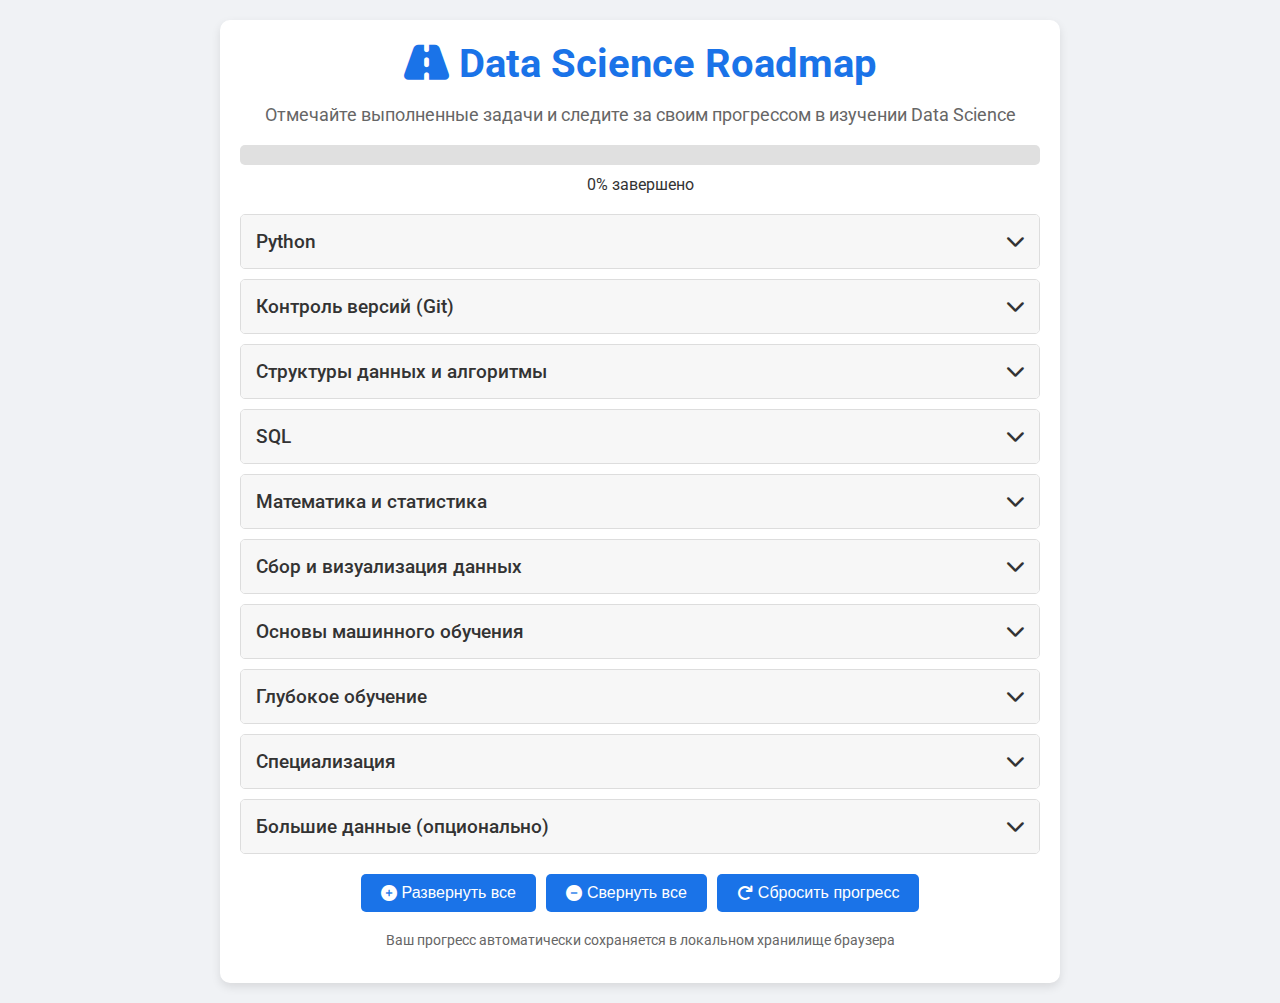
<file: templates/index.html>
<!DOCTYPE html>
<html lang="ru">

<head>
    <meta charset="UTF-8">
    <meta name="viewport" content="width=device-width, initial-scale=1.0">
    <title>Data Science Roadmap</title>
    <link href="https://fonts.googleapis.com/css2?family=Roboto:wght@300;400;500;700&display=swap" rel="stylesheet">
    <link rel="stylesheet" href="https://cdnjs.cloudflare.com/ajax/libs/font-awesome/6.0.0-beta3/css/all.min.css">
    <style>
        body {
            font-family: 'Roboto', sans-serif;
            background-color: #f0f2f5;
            margin: 0;
            padding: 20px;
            color: #333;
        }

        .container {
            max-width: 800px;
            margin: 0 auto;
            background: #fff;
            padding: 20px;
            border-radius: 10px;
            box-shadow: 0 4px 10px rgba(0, 0, 0, 0.1);
        }

        header {
            text-align: center;
            margin-bottom: 20px;
        }

        header h1 {
            font-size: 2.5em;
            margin: 0;
            color: #1a73e8;
        }

        header p {
            font-size: 1.1em;
            color: #666;
        }

        .progress-container {
            margin-top: 20px;
            text-align: center;
        }

        .progress-bar {
            width: 100%;
            background: #e0e0e0;
            border-radius: 5px;
            overflow: hidden;
            height: 20px;
            margin-bottom: 10px;
        }

        .progress {
            width: 0;
            height: 100%;
            background: #1a73e8;
            transition: width 0.3s ease;
        }

        .progress-text {
            font-size: 1em;
            color: #333;
        }

        .roadmap {
            margin-top: 20px;
        }

        .section {
            border: 1px solid #ddd;
            border-radius: 5px;
            margin-bottom: 10px;
            overflow: hidden;
        }

        .section-header {
            background: #f7f7f7;
            padding: 15px;
            cursor: pointer;
            display: flex;
            justify-content: space-between;
            align-items: center;
            font-weight: 500;
            font-size: 1.2em;
            color: #333;
        }

        .section-header:hover {
            background: #e8f0fe;
        }

        .section-content {
            display: none;
            padding: 15px;
            background: #fff;
        }

        .section-content.show {
            display: block;
        }

        .subtask {
            display: flex;
            align-items: center;
            margin-bottom: 10px;
            font-size: 1em;
        }

        .subtask input[type="checkbox"] {
            margin-right: 10px;
            width: 20px;
            height: 20px;
        }

        .subtask.completed {
            text-decoration: line-through;
            color: #888;
        }

        .controls {
            display: flex;
            justify-content: center;
            gap: 10px;
            margin: 20px 0;
        }

        button {
            background: #1a73e8;
            color: #fff;
            border: none;
            padding: 10px 20px;
            border-radius: 5px;
            cursor: pointer;
            font-size: 1em;
            display: flex;
            align-items: center;
            gap: 5px;
        }

        button:hover {
            background: #1557b0;
        }

        footer {
            text-align: center;
            margin-top: 20px;
            font-size: 0.9em;
            color: #666;
        }

        @media (max-width: 600px) {
            .container {
                padding: 10px;
            }

            header h1 {
                font-size: 1.8em;
            }

            button {
                padding: 8px 15px;
                font-size: 0.9em;
            }
        }
    </style>
</head>

<body>
    <div class="container">
        <header>
            <h1><i class="fas fa-road"></i> Data Science Roadmap</h1>
            <p>Отмечайте выполненные задачи и следите за своим прогрессом в изучении Data Science</p>
            <div class="progress-container">
                <div class="progress-bar">
                    <div class="progress" id="progress"></div>
                </div>
                <div class="progress-text" id="progress-text">0% завершено</div>
            </div>
        </header>

        <div class="roadmap" id="roadmap"></div>

        <div class="controls">
            <button id="expand-all"><i class="fas fa-plus-circle"></i> Развернуть все</button>
            <button id="collapse-all"><i class="fas fa-minus-circle"></i> Свернуть все</button>
            <button id="reset"><i class="fas fa-redo"></i> Сбросить прогресс</button>
        </div>

        <footer>
            <p>Ваш прогресс автоматически сохраняется в локальном хранилище браузера</p>
        </footer>
    </div>

    <script>
        const roadmapData = [
            {
                title: "Python",
                subtasks: [
                    {
                        title: "Основы Python",
                        items: ["Переменные и типы данных", "Циклы (for, while) и условные операторы (if, elif, else)", "Функции и область видимости"]
                    },
                    {
                        title: "Структуры данных",
                        items: ["Массивы, списки, кортежи и множества", "Стеки и очереди", "Словари", "Списковые включения", "Генераторные выражения"]
                    },
                    {
                        title: "Обработка исключений",
                        items: ["Обработка исключений с try/except", "Вызов исключений"]
                    },
                    {
                        title: "Функциональное программирование",
                        items: ["Лямбда-функции", "Map, reduce, filter"]
                    },
                    {
                        title: "Объектно-ориентированное программирование",
                        items: ["Классы и объекты", "Наследование и полиморфизм"]
                    },
                    {
                        title: "Модули и пакеты",
                        items: ["Создание модулей", "Управление пакетами с pip и pipenv", "Виртуальные окружения"]
                    },
                    {
                        title: "Стандартная библиотека Python",
                        items: ["Работа с путями, файлами и директориями", "Работа с CSV и JSON файлами", "Работа с датой и временем", "Генерация случайных значений"]
                    },
                    {
                        title: "Знакомство с библиотеками для Data Science",
                        items: ["NumPy", "Pandas", "Matplotlib"]
                    }
                ]
            },
            {
                title: "Контроль версий (Git)",
                subtasks: [
                    {
                        title: "Настройка и конфигурация",
                        items: ["init, clone, config"]
                    },
                    {
                        title: "Стадия",
                        items: ["status, add, rm, mv, commit, reset"]
                    },
                    {
                        title: "Осмотр и сравнение",
                        items: ["log, diff, show"]
                    },
                    {
                        title: "Ветвление",
                        items: ["branch, checkout, merge"]
                    },
                    {
                        title: "Удалённые репозитории",
                        items: ["remote, fetch, pull, push"]
                    },
                    {
                        title: "Временные коммиты",
                        items: ["stash"]
                    },
                    {
                        title: "GitHub",
                        items: ["fork, pull request, code review"]
                    }
                ]
            },
            {
                title: "Структуры данных и алгоритмы",
                subtasks: [
                    {
                        title: "Основные концепции",
                        items: ["Нотация Big O", "Массивы и связанные списки", "Стеки и очереди", "Хэш-таблицы"]
                    },
                    {
                        title: "Деревья и графы",
                        items: ["Бинарные деревья", "AVL-деревья", "Кучи", "Префиксные деревья", "Графы"]
                    },
                    {
                        title: "Алгоритмы сортировки",
                        items: ["Пузырьковая сортировка", "Сортировка выбором", "Сортировка вставками", "Сортировка слиянием", "Быстрая сортировка", "Сортировка подсчётом", "Блочная сортировка"]
                    },
                    {
                        title: "Алгоритмы поиска",
                        items: ["Линейный поиск", "Бинарный поиск", "Тернарный поиск", "Поиск с прыжками", "Экспоненциальный поиск"]
                    },
                    {
                        title: "Алгоритмы работы со строками",
                        items: ["Реверс строки", "Реверс слов", "Ротации", "Удаление дубликатов", "Наиболее повторяющийся символ", "Анаграммы", "Палиндром"]
                    },
                    {
                        title: "Рекурсия",
                        items: ["Основы рекурсии"]
                    }
                ]
            },
            {
                title: "SQL",
                subtasks: [
                    {
                        title: "Основные операции",
                        items: ["Запрос данных (SELECT)", "Изменение данных (INSERT, UPDATE, DELETE)", "Фильтрация данных (WHERE, IN, BETWEEN, LIKE, IS NULL, REGEXP)", "Логические операторы (AND, OR, NOT)", "Сортировка и ограничение данных (ORDER BY, LIMIT)"]
                    },
                    {
                        title: "Сложные запросы",
                        items: ["Соединения (INNER, OUTER, SELF, NATURAL, CROSS)", "Агрегатные функции (MAX, MIN, AVG, SUM, COUNT)", "Группировка данных (GROUP BY, HAVING, ROLLUP)", "Подзапросы"]
                    },
                    {
                        title: "Дополнительно",
                        items: ["Представления (Views)", "Хранимые процедуры и функции", "Триггеры и события"]
                    },
                    {
                        title: "Транзакции",
                        items: ["Уровни изоляции транзакций", "BEGIN, COMMIT, ROLLBACK"]
                    },
                    {
                        title: "Проектирование баз данных",
                        items: ["Нормализация", "Целостность базы данных (первичные ключи, внешние ключи, ограничения)"]
                    },
                    {
                        title: "Индексы",
                        items: ["Создание и использование индексов"]
                    },
                    {
                        title: "Безопасность и разрешения",
                        items: ["Управление пользователями и привилегиями"]
                    }
                ]
            },
            {
                title: "Математика и статистика",
                subtasks: [
                    {
                        title: "Линейная алгебра",
                        items: ["Векторы и матрицы", "Матричные операции", "Собственные значения и собственные векторы", "Сингулярное разложение (SVD)"]
                    },
                    {
                        title: "Математический анализ",
                        items: ["Производные и градиенты", "Частные производные", "Правило цепи", "Интегралы"]
                    },
                    {
                        title: "Теория вероятностей",
                        items: ["Распределения вероятностей", "Теорема Байеса", "Случайные величины", "Математическое ожидание и дисперсия"]
                    },
                    {
                        title: "Статистика",
                        items: ["Описательная статистика (среднее, медиана, мода, стандартное отклонение)", "Проверка гипотез", "Доверительные интервалы", "Регрессионный анализ"]
                    }
                ]
            },
            {
                title: "Сбор и визуализация данных",
                subtasks: [
                    {
                        title: "Очистка данных",
                        items: ["Обработка пропущенных значений", "Удаление дубликатов", "Обнаружение и обработка выбросов"]
                    },
                    {
                        title: "Трансформация данных",
                        items: ["Нормализация и стандартизация", "Кодирование категориальных переменных", "Масштабирование признаков"]
                    },
                    {
                        title: "Исследовательский анализ данных (EDA)",
                        items: ["Сводная статистика", "Визуализация данных (Matplotlib, Seaborn)", "Выявление закономерностей и корреляций"]
                    },
                    {
                        title: "Интеграция данных",
                        items: ["Объединение и соединение наборов данных", "Агрегация данных", "Работа с различными форматами данных (CSV, JSON, SQL)"]
                    }
                ]
            },
            {
                title: "Основы машинного обучения",
                subtasks: [
                    {
                        title: "Обучение с учителем",
                        items: ["Регрессионные алгоритмы (линейная регрессия, логистическая регрессия)", "Классификационные алгоритмы (деревья решений, k-ближайших соседей, метод опорных векторов)"]
                    },
                    {
                        title: "Обучение без учителя",
                        items: ["Кластеризационные алгоритмы (K-means, иерархическая кластеризация)", "Методы уменьшения размерности (PCA, LDA)"]
                    },
                    {
                        title: "Оценка моделей",
                        items: ["Точность (Accuracy)", "Точность-Полнота (Precision-Recall)", "F1-оценка", "ROC-AUC", "Матрица ошибок"]
                    },
                    {
                        title: "Обучение моделей",
                        items: ["Разделение на обучающую и тестовую выборки", "Кросс-валидация", "Настройка гиперпараметров"]
                    },
                    {
                        title: "Переобучение и недообучение",
                        items: ["Распознавание переобучения и недообучения", "Методы предотвращения переобучения (регуляризация, dropout)", "Управление сложностью модели"]
                    }
                ]
            },
            {
                title: "Глубокое обучение",
                subtasks: [
                    {
                        title: "Нейронные сети",
                        items: ["Основы нейронных сетей", "Функции активации", "Прямое и обратное распространение"]
                    },
                    {
                        title: "Продвинутые нейронные сети",
                        items: ["Свёрточные нейронные сети (CNN)", "Рекуррентные нейронные сети (RNN)"]
                    },
                    {
                        title: "Фреймворки глубокого обучения",
                        items: ["Инструменты: TensorFlow, PyTorch, Keras"]
                    }
                ]
            },
            {
                title: "Специализация",
                subtasks: [
                    {
                        title: "Обработка естественного языка (NLP)",
                        items: ["Предобработка текста (токенизация, стемминг, лемматизация)", "Анализ тональности", "Распознавание именованных сущностей (NER)", "Языковое моделирование (NLTK, SpaCy, Hugging Face)"]
                    },
                    {
                        title: "Компьютерное зрение",
                        items: ["Классификация изображений: методы и модели", "Обнаружение объектов: алгоритмы YOLO, SSD", "Сегментация изображений: семантическая и экземплярная", "Генеративные модели: GANs в компьютерном зрении"]
                    }
                ]
            },
            {
                title: "Большие данные (опционально)",
                subtasks: [
                    {
                        title: "Фреймворки больших данных",
                        items: ["Hadoop, Spark"]
                    },
                    {
                        title: "Обработка данных",
                        items: ["MapReduce, Spark SQL"]
                    },
                    {
                        title: "Хранение данных",
                        items: ["HDFS, NoSQL базы данных (Cassandra, MongoDB)"]
                    },
                    {
                        title: "Интеграция данных",
                        items: ["Kafka, Flume"]
                    }
                ]
            }
        ];

        const roadmap = document.getElementById('roadmap');
        const progressBar = document.getElementById('progress');
        const progressText = document.getElementById('progress-text');
        const expandAllBtn = document.getElementById('expand-all');
        const collapseAllBtn = document.getElementById('collapse-all');
        const resetBtn = document.getElementById('reset');

        let progressState = JSON.parse(localStorage.getItem('roadmapProgress')) || {};

        function saveProgress() {
            localStorage.setItem('roadmapProgress', JSON.stringify(progressState));
            updateProgress();
        }

        function updateProgress() {
            let totalTasks = 0;
            let completedTasks = 0;

            roadmapData.forEach((section, sectionIndex) => {
                section.subtasks.forEach((subtask, subtaskIndex) => {
                    subtask.items.forEach((item, itemIndex) => {
                        totalTasks++;
                        const key = `task-${sectionIndex}-${subtaskIndex}-${itemIndex}`;
                        if (progressState[key]) {
                            completedTasks++;
                        }
                    });
                });
            });

            const progressPercent = totalTasks ? (completedTasks / totalTasks) * 100 : 0;
            progressBar.style.width = `${progressPercent}%`;
            progressText.textContent = `${Math.round(progressPercent)}% завершено`;
        }

        function renderRoadmap() {
            roadmap.innerHTML = '';
            roadmapData.forEach((section, sectionIndex) => {
                const sectionDiv = document.createElement('div');
                sectionDiv.classList.add('section');

                const sectionHeader = document.createElement('div');
                sectionHeader.classList.add('section-header');
                sectionHeader.innerHTML = `<span>${section.title}</span><i class="fas fa-chevron-down"></i>`;
                sectionHeader.addEventListener('click', () => {
                    const content = sectionDiv.querySelector('.section-content');
                    const icon = sectionHeader.querySelector('i');
                    content.classList.toggle('show');
                    icon.classList.toggle('fa-chevron-down');
                    icon.classList.toggle('fa-chevron-up');
                });

                const sectionContent = document.createElement('div');
                sectionContent.classList.add('section-content');

                section.subtasks.forEach((subtask, subtaskIndex) => {
                    const subtaskDiv = document.createElement('div');
                    subtaskDiv.classList.add('subtask-group');
                    subtaskDiv.innerHTML = `<h3>${subtask.title}</h3>`;

                    subtask.items.forEach((item, itemIndex) => {
                        const taskDiv = document.createElement('div');
                        taskDiv.classList.add('subtask');
                        const key = `task-${sectionIndex}-${subtaskIndex}-${itemIndex}`;
                        const isChecked = progressState[key] || false;

                        taskDiv.innerHTML = `
                            <input type="checkbox" ${isChecked ? 'checked' : ''}>
                            <span>${item}</span>
                        `;

                        const checkbox = taskDiv.querySelector('input');
                        checkbox.addEventListener('change', () => {
                            progressState[key] = checkbox.checked;
                            taskDiv.classList.toggle('completed', checkbox.checked);
                            saveProgress();
                        });

                        if (isChecked) {
                            taskDiv.classList.add('completed');
                        }

                        subtaskDiv.appendChild(taskDiv);
                    });

                    sectionContent.appendChild(subtaskDiv);
                });

                sectionDiv.appendChild(sectionHeader);
                sectionDiv.appendChild(sectionContent);
                roadmap.appendChild(sectionDiv);
            });

            updateProgress();
        }

        expandAllBtn.addEventListener('click', () => {
            document.querySelectorAll('.section-content').forEach(content => {
                content.classList.add('show');
                content.previousElementSibling.querySelector('i').classList.remove('fa-chevron-down');
                content.previousElementSibling.querySelector('i').classList.add('fa-chevron-up');
            });
        });

        collapseAllBtn.addEventListener('click', () => {
            document.querySelectorAll('.section-content').forEach(content => {
                content.classList.remove('show');
                content.previousElementSibling.querySelector('i').classList.remove('fa-chevron-up');
                content.previousElementSibling.querySelector('i').classList.add('fa-chevron-down');
            });
        });

        resetBtn.addEventListener('click', () => {
            if (confirm('Вы уверены, что хотите сбросить весь прогресс?')) {
                progressState = {};
                localStorage.removeItem('roadmapProgress');
                renderRoadmap();
            }
        });

        renderRoadmap();
    </script>
</body>

</html>
</file>
